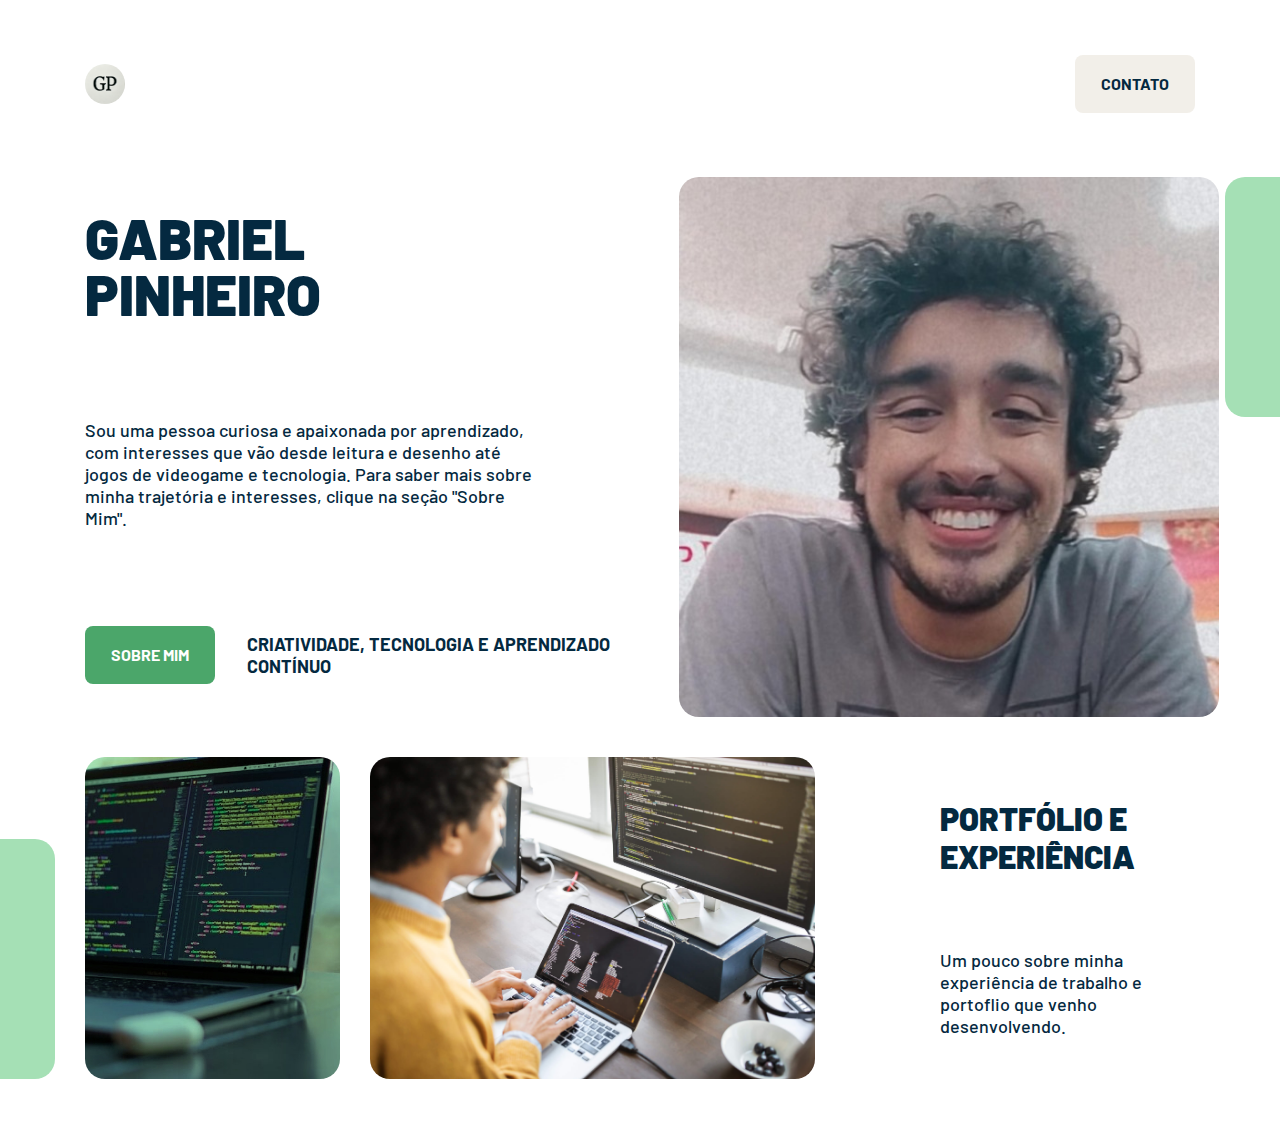
<file: index.html>
<!DOCTYPE html>
<html lang="pt-br">
<head>
    <meta charset="UTF-8">
    <meta name="viewport" content="width=device-width, initial-scale=1.0">
    <link rel="stylesheet" href="style.css">
    <title>Gabriel Pinheiro</title>
</head>
<body>
    <header >
        <nav class="grid-main topnav">
            <img class="header-img" 
                id="home"
                src="./assets/desktop/gp.jpg"
                alt="Logo com as letras GP"
                width="728"
                height=736
                />
            <button class="button brown" id="btn-contato">
                Contato
            </button>
        </nav>
    </header>
    <main>
        <section class="grid-main hero">
                <div class="hero-text">   
                    <h1 id="title">Gabriel Pinheiro</h1>
                    <p id="description">Sou uma pessoa curiosa e apaixonada por aprendizado, 
                        com interesses que vão desde leitura e desenho até jogos de videogame e tecnologia. 
                        Para saber mais sobre minha trajetória e interesses, 
                        clique na seção "Sobre Mim".
                    </p>
                        <button class="button green" id="btn-sobre">
                            Sobre Mim
                        </button>
                        <p id="info"><strong id="caps">Criatividade, Tecnologia e Aprendizado contínuo</strong></p>
                </div>
                <img src="./assets/desktop/minha_foto.jpg" 
                alt="Foto de Gabriel Pinheiro" 
                width="584"
                height="584"
                class="hero-img flush-rigth">
            <div class="green-block"></div>
        </section>
        <section class="grid-main portfolio">
                <div class="green-block"></div>
                <img src="./assets/desktop/portfolio2.jpg" 
                alt="Notebook com códigos de programação" 
                width="406"
                height="512"
                class="portfolio-img flush-left">
                <img src="./assets/desktop/trabalho.jpg" 
                alt="Homem programando no notebook usando uma tela extra." 
                width="2121"
                height="1414"
                class="portfolio-img">
                <div class="portfolio-text" id="portfolio"> 
                    <h2 id="title">Portfólio e Experiência</h1>
                    <p>Um pouco sobre minha experiência de trabalho
                        e portoflio que venho desenvolvendo.
                    </p>
                </div>
            </section>
       

    </main>
    <footer>

    </footer>
</body>
</html>

<script>
    //Scripts do header
    document.getElementById('home').addEventListener('click', () => {
        window.location.href = 'index.html';
    });
    document.getElementById('btn-contato').addEventListener('click', () => {
        window.location.href = 'contato.html';
    });

    document.getElementById('btn-sobre').addEventListener('click', () => {
        window.location.href = 'sobre.html';
    });
    document.getElementById('portfolio').addEventListener('click', () => {
        window.location.href = 'portfolio.html';
    });
</script>
</file>
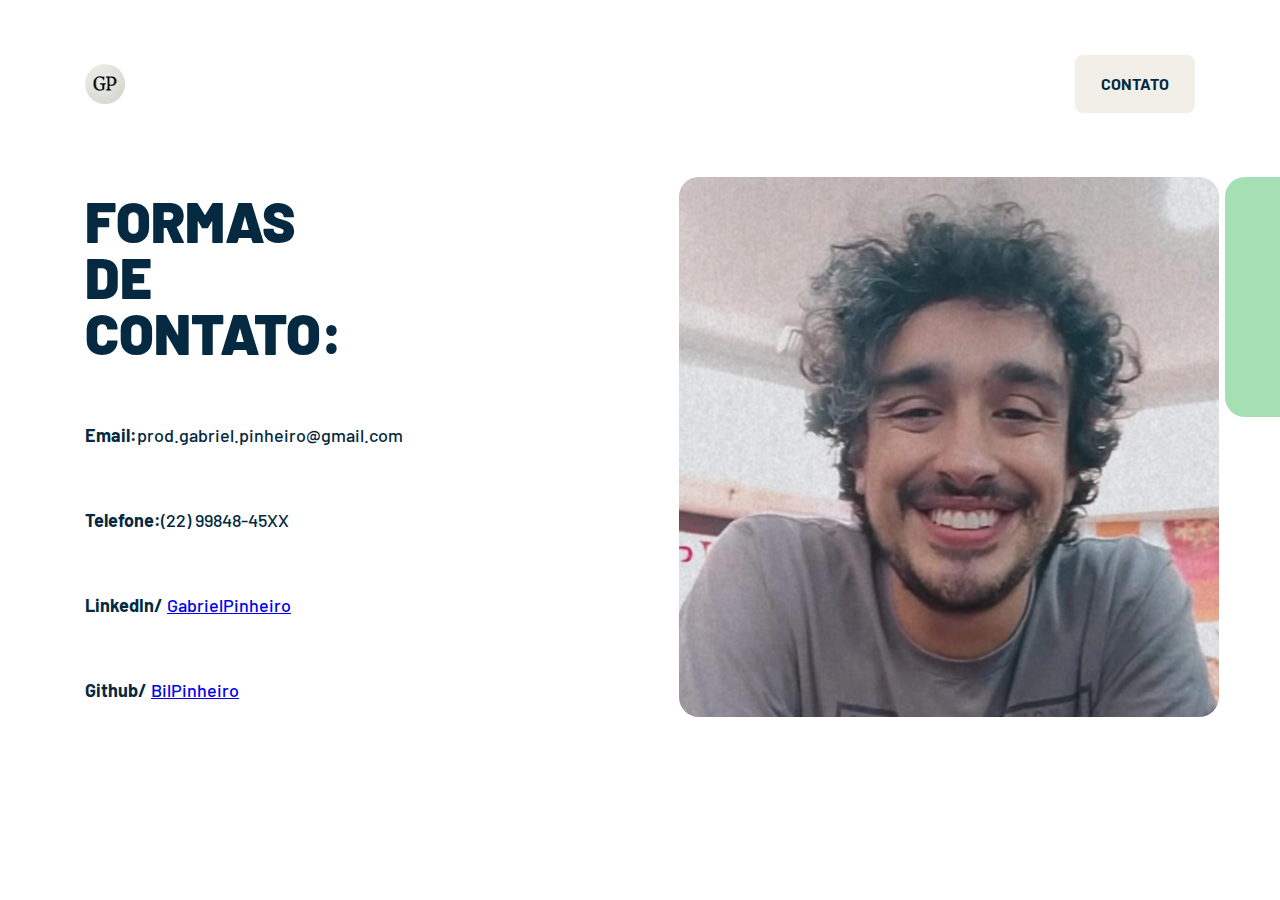
<file: contato.html>
<!DOCTYPE html>
<html lang="pt-br">
<head>
    <meta charset="UTF-8">
    <meta name="viewport" content="width=device-width, initial-scale=1.0">
    <link rel="stylesheet" href="style.css">
    <title>Contato Gabriel Pinheiro</title>
</head>
<body>
    <header >
        <nav class="grid-main topnav">
            <img class="header-img" 
                id="home"
                src="./assets/desktop/gp.jpg"
                alt="Logo com as letras GP"
                width="728"
                height=736
                />
            <button class="button brown" id="btn-contato">
                Contato
            </button>
        </nav>
    </header>
    <section class="grid-main hero">
        <div class="hero-text">   
            <h1 id="title">Formas de Contato:</h1>
            <p id="description"><strong>Email:</strong>prod.gabriel.pinheiro@gmail.com
            </p>
            <p id="description"><strong>Telefone:</strong>(22) 99848-45XX
            </p>
            <p id="description"><strong>LinkedIn/</strong> <a href="https://www.linkedin.com/in/gabriel-pinheiro-358b6986/">GabrielPinheiro</a>
            </p>
            <p id="description"><strong>Github/</strong> <a href="https://www.github.com/BilPinheiro">BilPinheiro</a>
            </p>
        </div>
        <img src="./assets/desktop/minha_foto.jpg" 
        alt="Foto de Gabriel Pinheiro" 
        width="584"
        height="584"
        class="hero-img flush-rigth">
    <div class="green-block"></div>
</section>
</body>
</html>
<script>
    //Scripts do header
    document.getElementById('home').addEventListener('click', () => {
        window.location.href = 'index.html';
    });
    document.getElementById('btn-contato').addEventListener('click', () => {
        window.location.href = 'contato.html';
    });
</script>
</file>
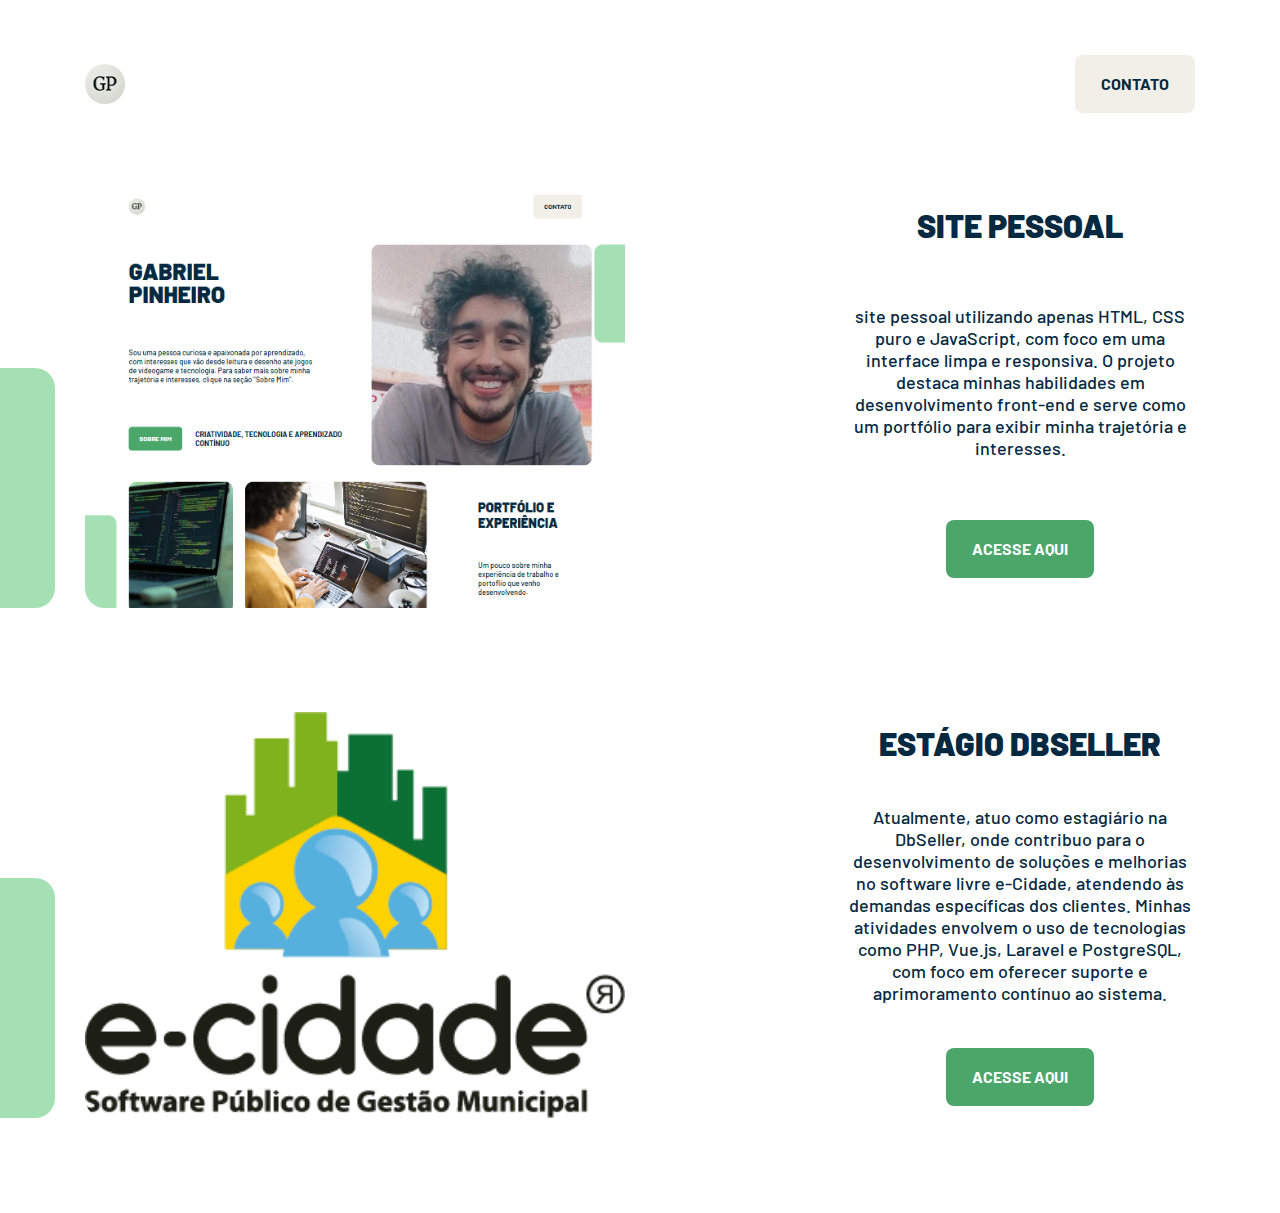
<file: portfolio.html>
<!DOCTYPE html>
<html lang="pt-br">
<head>
    <meta charset="UTF-8">
    <meta name="viewport" content="width=device-width, initial-scale=1.0">
    <link rel="stylesheet" href="style.css">
    <title>Document</title>
</head>
<body>
    <header >
        <nav class="grid-main topnav">
            <img class="header-img" 
                id="home"
                src="./assets/desktop/gp.jpg"
                alt="Logo com as letras GP"
                width="728"
                height=736
                />
            <button class="button brown" id="btn-contato">
                Contato
            </button>
        </nav>
    </header>
    <section class="grid-main sobre">
        <div class="green-block"></div>
        <img src="./assets/desktop/site.png" 
        alt="Imagem de um site." 
        width="661"
        height="527"
        class="sobre-img portfolio">
        <div class="sobre-text" id="portfolio"> 
            <h2 id="title">Site Pessoal</h1>
            <p> site pessoal utilizando apenas HTML, CSS puro e JavaScript, 
                com foco em uma interface limpa e responsiva.
                 O projeto destaca minhas habilidades em desenvolvimento front-end 
                e serve como um portfólio para exibir minha trajetória e interesses. </p>
                <button class="button green" id="btn-site">
                    Acesse Aqui
                </button>
        </div>
    </section>
    <section class="grid-main sobre">
        <div class="green-block"></div>
        <img src="./assets/desktop/e-cidade.png" 
        alt="Logo-tipo do e-cidade." 
        width="349"
        height="263"
        class="sobre-img portfolio">
        <div class="sobre-text" id="portfolio"> 
            <h2 id="title">Estágio DbSeller</h1>
            <p>Atualmente, atuo como estagiário na DbSeller, 
                onde contribuo para o desenvolvimento de soluções e melhorias no software livre e-Cidade,
                 atendendo às demandas específicas dos clientes. Minhas atividades envolvem o uso de tecnologias como PHP, Vue.js, Laravel e PostgreSQL, com foco em oferecer suporte e aprimoramento contínuo ao sistema. 
            </p>
            <button class="button green" id="btn-e-cidade">
                Acesse Aqui
            </button>
        </div>
    </section>
</body>
</html>
<script>
    //Scripts do header
    document.getElementById('home').addEventListener('click', () => {
        window.location.href = 'index.html';
    });
    document.getElementById('btn-contato').addEventListener('click', () => {
        window.location.href = 'contato.html';
    });

    document.getElementById('btn-site').addEventListener('click', () => {
        window.location.href = 'https://github.com/BilPinheiro/DesenvolvimentoWeb';
    });
    document.getElementById('btn-e-cidade').addEventListener('click', () => {
        window.location.href = 'https://www.dbseller.com.br/';
    });
</script>
</file>
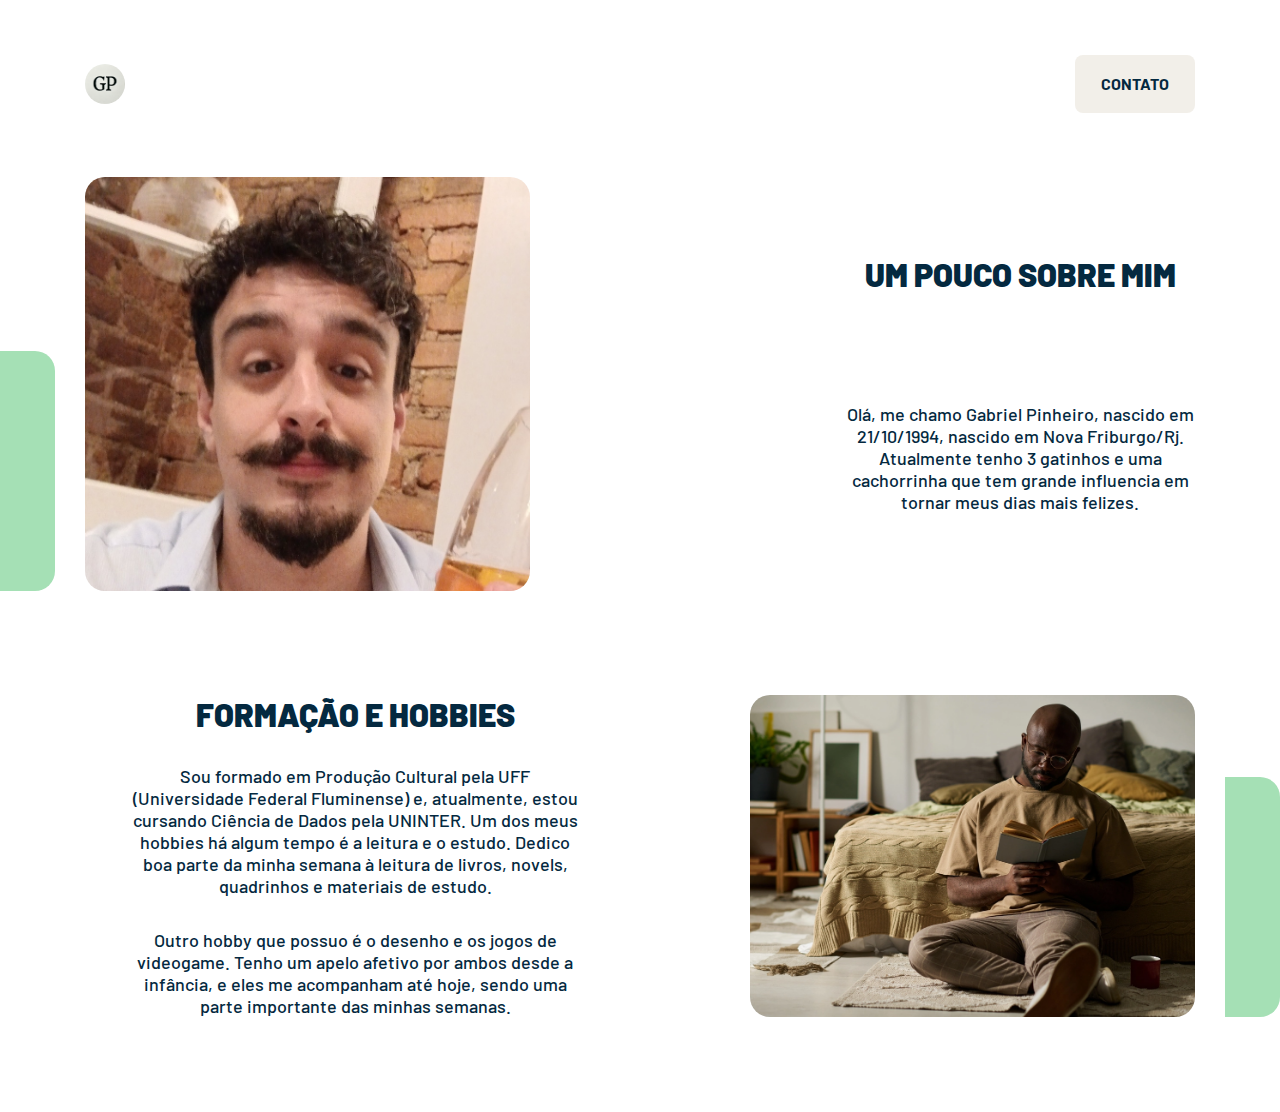
<file: sobre.html>
<!DOCTYPE html>
<html lang="pt-br">
<head>
    <meta charset="UTF-8">
    <meta name="viewport" content="width=device-width, initial-scale=1.0">
    <link rel="stylesheet" href="style.css">
    <title>Document</title>
</head>
<body>
    <header >
        <nav class="grid-main topnav">
            <img class="header-img" 
                id="home"
                src="./assets/desktop/gp.jpg"
                alt="Logo com as letras GP"
                width="728"
                height=736
                />
            <button class="button brown" id="btn-contato">
                Contato
            </button>
        </nav>
    </header>
    <section class="grid-main sobre">
        <div class="green-block"></div>
        <img src="./assets/desktop/eu.jpeg" 
        alt="Homem programando no notebook usando uma tela extra." 
        width="2121"
        height="1414"
        class="sobre-img">
        <div class="sobre-text" id="portfolio"> 
            <h2 id="title">Um pouco sobre mim</h1>
            <p>Olá, me chamo Gabriel Pinheiro, nascido em 21/10/1994, nascido em Nova Friburgo/Rj.
               Atualmente tenho 3 gatinhos e uma cachorrinha que tem grande influencia em tornar meus dias mais felizes. 
            </p>
        </div>
    </section>
    <section class="grid-main sobre">
        <div class="sobre-text two" id="portfolio"> 
            <h2 id="title">Formação e Hobbies</h1>
                <p>Sou formado em Produção Cultural pela UFF (Universidade Federal Fluminense) e, atualmente, estou cursando Ciência de Dados pela UNINTER. Um dos meus hobbies há algum tempo é a leitura e o estudo. Dedico boa parte da minha semana à leitura de livros, novels, quadrinhos e materiais de estudo.
                </p>
                    <p>
                    Outro hobby que possuo é o desenho e os jogos de videogame. Tenho um apelo afetivo por ambos desde a infância, e eles me acompanham até hoje, sendo uma parte importante das minhas semanas.
                </p>
            </div>
            <img src="./assets/desktop/leitura.webp" 
            alt="Homem programando no notebook usando uma tela extra." 
            width="2121"
            height="1414"
            class="sobre-img two">
            <div class="green-block two"></div>
    </section>
</body>
</html>
<script>
    //Scripts do header
    document.getElementById('home').addEventListener('click', () => {
        window.location.href = 'index.html';
    });
    document.getElementById('btn-contato').addEventListener('click', () => {
        window.location.href = 'contato.html';
    });
</script>
</file>
<file: style.css>
/* barlow-500 - latin */
@font-face {
    font-display: swap; /* Check https://developer.mozilla.org/en-US/docs/Web/CSS/@font-face/font-display for other options. */
    font-family: 'Barlow';
    font-style: normal;
    font-weight: 500;
    src: url('./fonts/barlow-v12-latin-500.woff2') format('woff2'); /* Chrome 36+, Opera 23+, Firefox 39+, Safari 12+, iOS 10+ */
  }
  
/* barlow-900 - latin */
  @font-face {
    font-display: swap; /* Check https://developer.mozilla.org/en-US/docs/Web/CSS/@font-face/font-display for other options. */
    font-family: 'Barlow';
    font-style: normal;
    font-weight: 900;
    src: url('./fonts/barlow-v12-latin-900.woff2') format('woff2'); /* Chrome 36+, Opera 23+, Firefox 39+, Safari 12+, iOS 10+ */
  }
/* barlow-700 - latin */
@font-face {
    font-display: swap; /* Check https://developer.mozilla.org/en-US/docs/Web/CSS/@font-face/font-display for other options. */
    font-family: 'Barlow';
    font-style: normal;
    font-weight: 700;
    src: url('./fonts/barlow-v12-latin-700.woff2') format('woff2'); /* Chrome 36+, Opera 23+, Firefox 39+, Safari 12+, iOS 10+ */
  }
  
  

:root{
    --dark-green: #042940;
    --medium-green: #4BA66A;
    --soft-green: #a5e0b5 ;
    --medium-brown:#BF9056;
    --grey-lt: #F2EFE9;
    --white: #fff;
    --space-sm: 24px;
    --space-med: 64px;
    --space-lg: 120px;
}

*,
*::before,
*::after {
    box-sizing :border-box;
}

body {
    font-family: 'Barlow', Arial, Helvetica, sans-serif;
    margin: 0;
    padding-block: 24px;
    min-height: 100vh;
    color: var(--dark-green);
}

h1,
h2,
h3{
    margin: 0;
    font-weight: 900;
    text-transform: uppercase;
}

h1{
    font-size: 3rem;
    font-size: clamp(3rem, 2.111rem + 1.851vw, 3.5rem);
    line-height: 1;
}
h2{
    font-size: 2rem;
}

p{
    font-size: 1rem;
    font-size: clamp(1rem, 0.943 + 0.242vw, 1.125rem);
    color: var(--soft-brown);
    margin: 0;
    max-width: 45ch;
}


p > em {
    font-weight: 700;
}

strong#caps{
    text-transform: uppercase;
    font-style: normal;
}

img {
    display: block;
    max-width: 100%;
    height: auto;
    object-fit: cover;
    border-radius: 20px;
    overflow: hidden;
    width:100%;
    height:100%;
}
.header-img{
    grid-column: 2;
    height: 40px;
    width: 40px;
}

.header-img:hover{
    cursor: pointer;
}


button{
    font-family: inherit;
}

button:hover{
    cursor: pointer;
}

.button {
    font-size: 1rem;
    line-height: 1.625;
    font-weight: 700;
    text-transform: uppercase;
    padding: 11px 14px;
    border: 0;
    border-radius: 8px;
    transition: 150ms ease-in-out;
    transition-property: background-color, color;
}

.button.brown{
 background-color: var(--grey-lt);
 color: var(--dark-green);
}

.button.brown:hover{
    background-color: var(--medium-brown);
    color: var(--white);
}

.button.green {
    background-color: var(--medium-green);
    color: var(--white);   
}

.button.green:hover{
    background-color: var(--soft-green);
    color: var(--white);   
}


.grid-main{
    display: grid;
    grid-template-columns: 4px repeat(3, calc((100% - 88px) / 3 )) 4px;
    column-gap:20px;
}

.topnav {
    align-items: center;
  
}
.topnav a{
    grid-column: 2;
  
}

.topnav button{
  grid-column: 3 / -2;
  justify-self: end;
}

.hero{
    padding-block: var(--space-med) var(--space-sm);
    row-gap: var(--space-med);
}
.sobre{
    padding-block: var(--space-med) var(--space-sm);
    row-gap: var(--space-med);
}

.hero-text{
    grid-column: 2 / -2;
    display:grid;
    grid-template-columns: auto 1fr;
    grid-template-rows: repeat(
        3, auto
    );
    gap: 32px; 
    align-items: center;
}
.hero-text > *{
    grid-column: 1 /-1;
}
.hero-text #title{
    max-width: 7ch;
}
.hero-text .button,
.hero-text #info{
    grid-column: span 1;
}


.hero-img{
    grid-column: 2 / -1;
    border-radius:  20px 0 0 20px;
}
.hero-img img {
    height: 20.687rem;
}

.green-block{
    display: none;
    height: 240px;
    border-radius: 20px 0 0 20px;
    background-color: var(--soft-green);
}

.portfolio {
    row-gap: var(--space-med);
}
.portfolio-img:nth-child(2){
    grid-column: 1 /3;
    border-radius: 0 20px 20px 0;
}
.portfolio-img:nth-child(3){
    grid-column: 3 /-2;

}
.portfolio-text{
    grid-column: 2 / -2;
    text-align: center;
    display: flex;
    gap: 32px;
    flex-direction: column;
    align-items: center;
    cursor: pointer;
}
.sobre{
    row-gap: var(--space-med);
}
.sobre-img{
    grid-column: 1/ 5;
    border-radius:  0 20px 20px 0;
}
.sobre-text{
    grid-column: 2 / -2;
    text-align: center;
    display: flex;
    gap: 32px;
    flex-direction: column;
    align-items: center;
}
.sobre-img.two{
    grid-column: 2 /-1;
    border-radius: 20px 0 0 20px;
}
.sobre-img.portfolio{
    grid-column: 2 / -2;
}

/* 700px */
@media (width >= 43.75em){
    :root {
      --space-sm: 40px;
      --space-md: 72px;
    }
    body{
        padding-block: 40px;
    }
    .button {
        padding: 16px 26px;
    }
    .grid-main{
        display: grid;
        grid-template-columns: 10px repeat(6, calc((100% - 80px - 30px * 5)  / 6 )) 10px;
        column-gap:30px;
    }
    .hero-text{
        grid-column: 2 / 5;
    }
    .hero-img{
        grid-column: 5 / -1;
        margin-left: 24px;
    }
    .hero-img img {
        height: 26.562rem;
    }
    .portfolio-img:nth-child(2){
        grid-column: 2 / 4 ;
        border-radius: 20px;
    }
    .portfolio-img:nth-child(3){
        grid-column: 4 /-2;
    }
    .portfolio-text{
        flex-direction: row;
        justify-content: space-between;
        align-items: center;
        text-align: start;
    }
    .sobre-img
    {
        grid-column: 3 / 7;
        border-radius: 20px;
    }
    .portfolio-img
    {
        grid-column: 3 / 7;
        border-radius: 20px;
    }
}

/* 1200px */
@media (width >= 75em){
    body{
        padding-block: 55px;
    }
    
    button{
        padding: 16px 26px;
    }

    p{
        font-size: 1.125rem;
    }
    .green-block{
        display: block;
        grid-column: -2/ -1;
        align-self: start;
    }
    .grid-main{
        display: grid;
        grid-template-columns: 1fr repeat(12, calc((69.375rem - 30px * 11)  / 12 )) 1fr;
        column-gap:30px;
    }
    .hero-text{
        grid-column: 2 / 8;
        column-gap: 32px;
    
    }
    .hero-img{
        grid-column: 8 / -2;
        border-radius: 20px;
    }
    .hero-img img {
        height: 30rem;
    }
    .hero-text #info{
        justify-self: start;
    }
    .portfolio .green-block{
        grid-column: 1 / 2;
        border-radius: 0 20px 20px 0;
        align-self: end;
    }
    .portfolio-img:nth-child(2){
        grid-column: 2 / 5 ;
        border-radius: 20px;
    }
    .portfolio-img:nth-child(3){
        grid-column: 5 /10;
    }
    .portfolio-text{
        grid-column: 11 / -2;;
        flex-direction: column;
        justify-content: space-evenly;
    }
    .sobre .green-block{
        grid-column: 1 / 2;
        border-radius: 0 20px 20px 0;
        align-self: end;
    }
    .sobre .green-block.two{
        grid-column: -2 / -1;
        border-radius: 0 20px 20px 0;
        align-self: end;
    }
    .sobre img {
        grid-column: 2 / 7;
        border-radius: 20px;
    }
    .sobre-img.two{
        grid-column: 9 / -2;
        border-radius: 20px;
    }
    .sobre-text {
        grid-column: 10 / -2;
        display: flex;
        flex-direction: column;
        justify-content: space-evenly;
    }
    .sobre-text.two {
        grid-column: 2/ 8;
        display: flex;
        flex-direction: column;
        justify-content: space-evenly;
    }
    .sobre-img.portfolio{
        grid-column: 2 / 8;
    }
}
</file>
